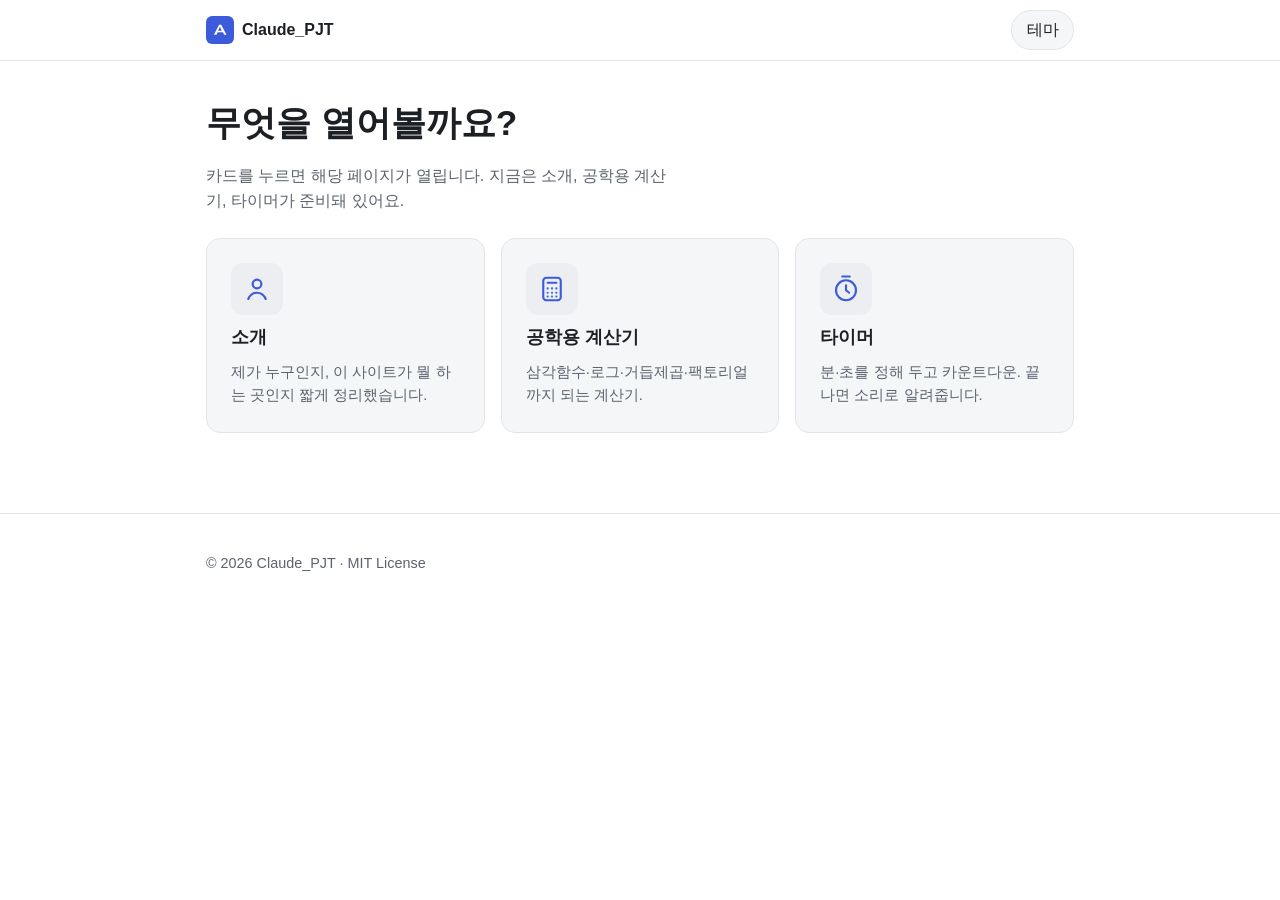
<file: index.html>
<!DOCTYPE html>
<html lang="ko">
<head>
  <meta charset="UTF-8" />
  <meta name="viewport" content="width=device-width, initial-scale=1.0" />
  <meta name="description" content="Eunsub Shim의 작은 웹 도구 모음 — 소개, 공학용 계산기, 타이머" />
  <meta name="color-scheme" content="light dark" />
  <title>Claude_PJT</title>

  <link rel="icon" type="image/svg+xml" href="./assets/favicon.svg" />
  <link rel="stylesheet" href="./css/styles.css" />
  <script>
    // 다크 모드 깜빡임 방지: 스타일시트 적용 전에 저장된 테마를 먼저 반영.
    try {
      var t = JSON.parse(localStorage.getItem("cpjt:theme"));
      if (t === "light" || t === "dark") document.documentElement.setAttribute("data-theme", t);
    } catch (e) {}
  </script>
</head>
<body>
  <header class="site-header">
    <div class="container site-header__inner">
      <a class="brand" href="./">
        <img class="brand__logo" src="./assets/favicon.svg" alt="" width="28" height="28" />
        <span class="brand__name">Claude_PJT</span>
      </a>
      <button id="theme-toggle" class="theme-toggle" type="button" aria-pressed="false">테마</button>
    </div>
  </header>

  <main class="container">
    <section class="intro">
      <h1>무엇을 열어볼까요?</h1>
      <p>카드를 누르면 해당 페이지가 열립니다. 지금은 소개, 공학용 계산기, 타이머가 준비돼 있어요.</p>
    </section>

    <nav class="card-grid" aria-label="바로가기">
      <a class="card" href="./about.html">
        <span class="card__icon">
          <svg viewBox="0 0 24 24" fill="none" stroke="currentColor" stroke-width="1.7" stroke-linecap="round" stroke-linejoin="round" aria-hidden="true">
            <circle cx="12" cy="8" r="3.5" />
            <path d="M5 20c1.5-3.5 4-5 7-5s5.5 1.5 7 5" />
          </svg>
        </span>
        <h2 class="card__title">소개</h2>
        <p class="card__desc">제가 누구인지, 이 사이트가 뭘 하는 곳인지 짧게 정리했습니다.</p>
      </a>

      <a class="card" href="./calculator.html">
        <span class="card__icon">
          <svg viewBox="0 0 24 24" fill="none" stroke="currentColor" stroke-width="1.7" stroke-linecap="round" stroke-linejoin="round" aria-hidden="true">
            <rect x="5" y="3" width="14" height="18" rx="2.5" />
            <path d="M8.5 7h7" />
            <path d="M8.5 11.5h.01M12 11.5h.01M15.5 11.5h.01M8.5 15h.01M12 15h.01M15.5 15h.01M8.5 18h.01M12 18h.01M15.5 18h.01" />
          </svg>
        </span>
        <h2 class="card__title">공학용 계산기</h2>
        <p class="card__desc">삼각함수·로그·거듭제곱·팩토리얼까지 되는 계산기.</p>
      </a>

      <a class="card" href="./timer.html">
        <span class="card__icon">
          <svg viewBox="0 0 24 24" fill="none" stroke="currentColor" stroke-width="1.7" stroke-linecap="round" stroke-linejoin="round" aria-hidden="true">
            <circle cx="12" cy="13" r="8" />
            <path d="M12 9v4l2.5 2M9 2h6" />
          </svg>
        </span>
        <h2 class="card__title">타이머</h2>
        <p class="card__desc">분·초를 정해 두고 카운트다운. 끝나면 소리로 알려줍니다.</p>
      </a>
    </nav>
  </main>

  <footer class="site-footer">
    <div class="container">
      <p>© <span id="year">2026</span> Claude_PJT · MIT License</p>
    </div>
  </footer>

  <script type="module" src="./js/main.js"></script>
</body>
</html>
</file>
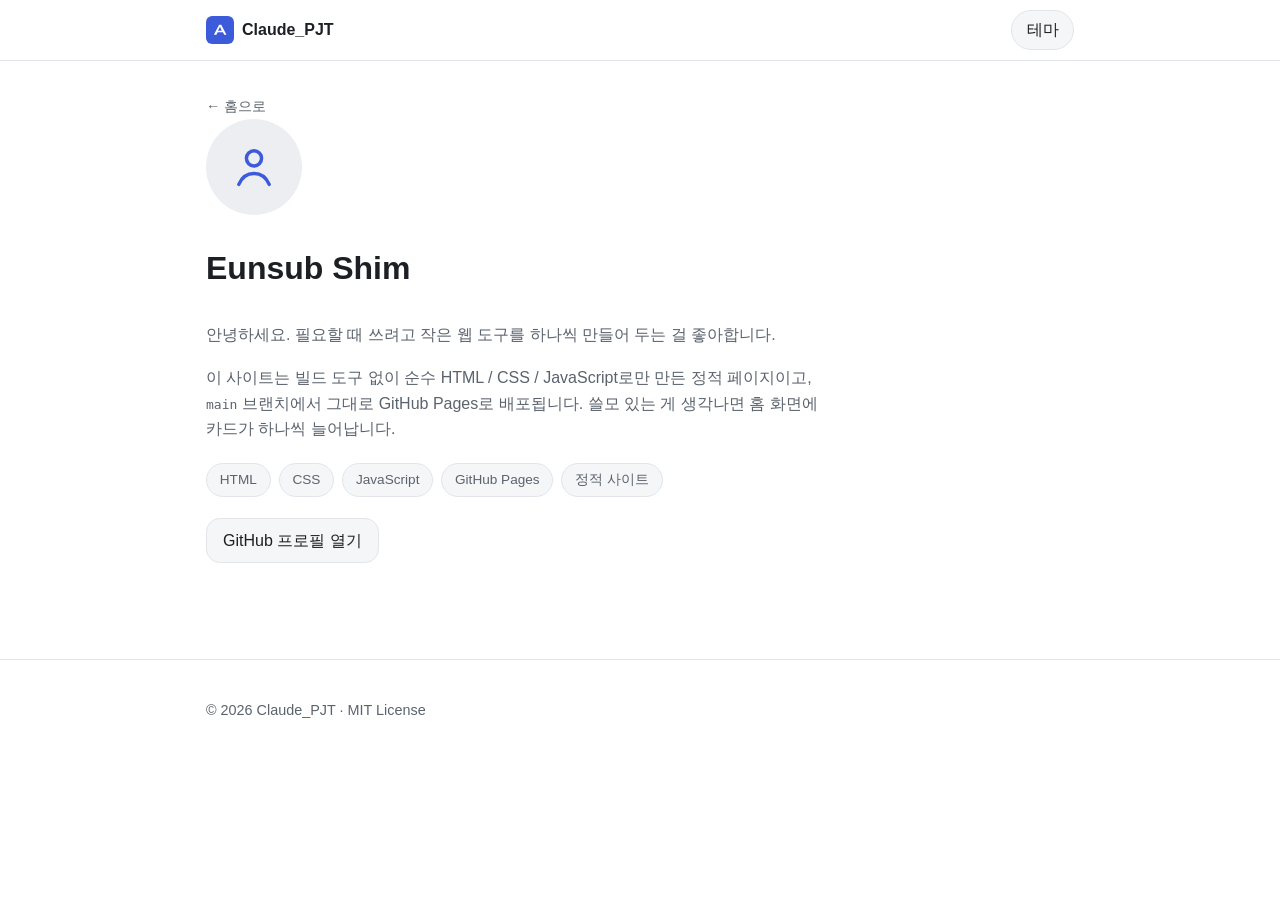
<file: about.html>
<!DOCTYPE html>
<html lang="ko">
<head>
  <meta charset="UTF-8" />
  <meta name="viewport" content="width=device-width, initial-scale=1.0" />
  <meta name="description" content="Eunsub Shim 소개" />
  <meta name="color-scheme" content="light dark" />
  <title>소개 · Claude_PJT</title>

  <link rel="icon" type="image/svg+xml" href="./assets/favicon.svg" />
  <link rel="stylesheet" href="./css/styles.css" />
  <script>
    try {
      var t = JSON.parse(localStorage.getItem("cpjt:theme"));
      if (t === "light" || t === "dark") document.documentElement.setAttribute("data-theme", t);
    } catch (e) {}
  </script>
</head>
<body>
  <header class="site-header">
    <div class="container site-header__inner">
      <a class="brand" href="./">
        <img class="brand__logo" src="./assets/favicon.svg" alt="" width="28" height="28" />
        <span class="brand__name">Claude_PJT</span>
      </a>
      <button id="theme-toggle" class="theme-toggle" type="button" aria-pressed="false">테마</button>
    </div>
  </header>

  <main class="container page">
    <a class="back-link" href="./">← 홈으로</a>

    <!-- 소개 문구는 이 파일에서 자유롭게 수정하세요. -->
    <div class="about">
      <div class="about__avatar">
        <svg viewBox="0 0 24 24" fill="none" stroke="currentColor" stroke-width="1.6" stroke-linecap="round" stroke-linejoin="round" aria-hidden="true">
          <circle cx="12" cy="8" r="3.5" />
          <path d="M5 20c1.5-3.5 4-5 7-5s5.5 1.5 7 5" />
        </svg>
      </div>

      <h1>Eunsub Shim</h1>

      <p>안녕하세요. 필요할 때 쓰려고 작은 웹 도구를 하나씩 만들어 두는 걸 좋아합니다.</p>
      <p>
        이 사이트는 빌드 도구 없이 순수 HTML / CSS / JavaScript로만 만든
        정적 페이지이고, <code>main</code> 브랜치에서 그대로 GitHub Pages로 배포됩니다.
        쓸모 있는 게 생각나면 홈 화면에 카드가 하나씩 늘어납니다.
      </p>

      <ul class="about__chips">
        <li>HTML</li>
        <li>CSS</li>
        <li>JavaScript</li>
        <li>GitHub Pages</li>
        <li>정적 사이트</li>
      </ul>

      <p>
        <a class="btn" href="https://github.com/SES-git-hub" target="_blank" rel="noopener">GitHub 프로필 열기</a>
      </p>
    </div>
  </main>

  <footer class="site-footer">
    <div class="container">
      <p>© <span id="year">2026</span> Claude_PJT · MIT License</p>
    </div>
  </footer>

  <script type="module" src="./js/main.js"></script>
</body>
</html>
</file>
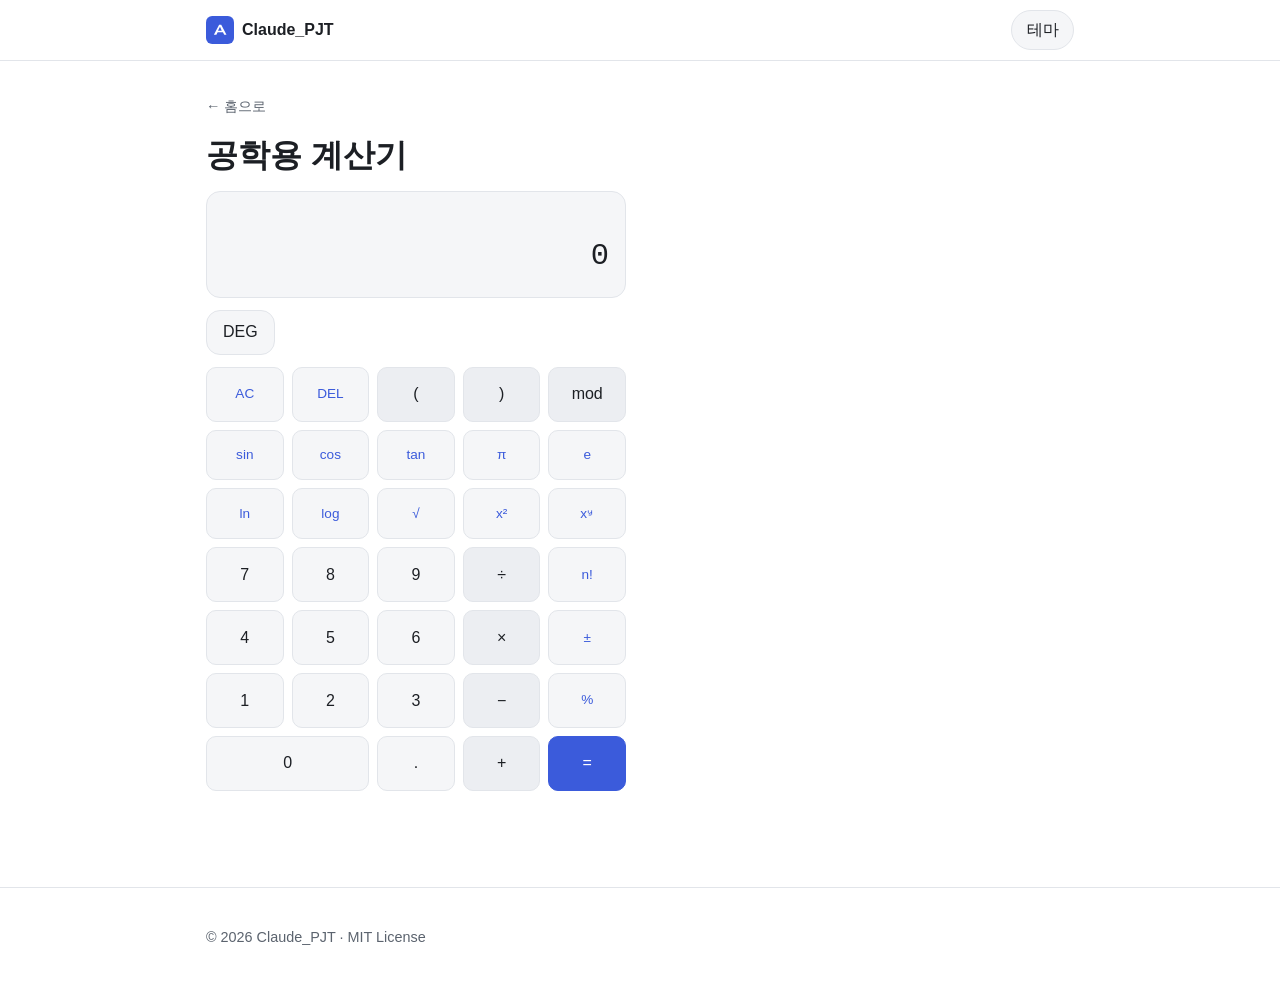
<file: calculator.html>
<!DOCTYPE html>
<html lang="ko">
<head>
  <meta charset="UTF-8" />
  <meta name="viewport" content="width=device-width, initial-scale=1.0" />
  <meta name="description" content="공학용 계산기 — 삼각함수, 로그, 거듭제곱, 팩토리얼" />
  <meta name="color-scheme" content="light dark" />
  <title>공학용 계산기 · Claude_PJT</title>

  <link rel="icon" type="image/svg+xml" href="./assets/favicon.svg" />
  <link rel="stylesheet" href="./css/styles.css" />
  <script>
    try {
      var t = JSON.parse(localStorage.getItem("cpjt:theme"));
      if (t === "light" || t === "dark") document.documentElement.setAttribute("data-theme", t);
    } catch (e) {}
  </script>
</head>
<body>
  <header class="site-header">
    <div class="container site-header__inner">
      <a class="brand" href="./">
        <img class="brand__logo" src="./assets/favicon.svg" alt="" width="28" height="28" />
        <span class="brand__name">Claude_PJT</span>
      </a>
      <button id="theme-toggle" class="theme-toggle" type="button" aria-pressed="false">테마</button>
    </div>
  </header>

  <main class="container page">
    <a class="back-link" href="./">← 홈으로</a>
    <h1>공학용 계산기</h1>

    <div class="calc" id="calc">
      <div class="calc__screen">
        <div class="calc__expr" id="calc-expr" aria-live="off">&nbsp;</div>
        <output class="calc__result" id="calc-result">0</output>
      </div>

      <div class="calc__modes">
        <button class="btn" id="calc-angle" type="button">DEG</button>
        <span class="calc__error" id="calc-error" role="status" aria-live="polite"></span>
      </div>

      <div class="calc__keys" id="calc-keys"><!-- 버튼은 calculator.js가 생성 --></div>
    </div>
  </main>

  <footer class="site-footer">
    <div class="container">
      <p>© <span id="year">2026</span> Claude_PJT · MIT License</p>
    </div>
  </footer>

  <script type="module" src="./js/calculator.js"></script>
</body>
</html>
</file>
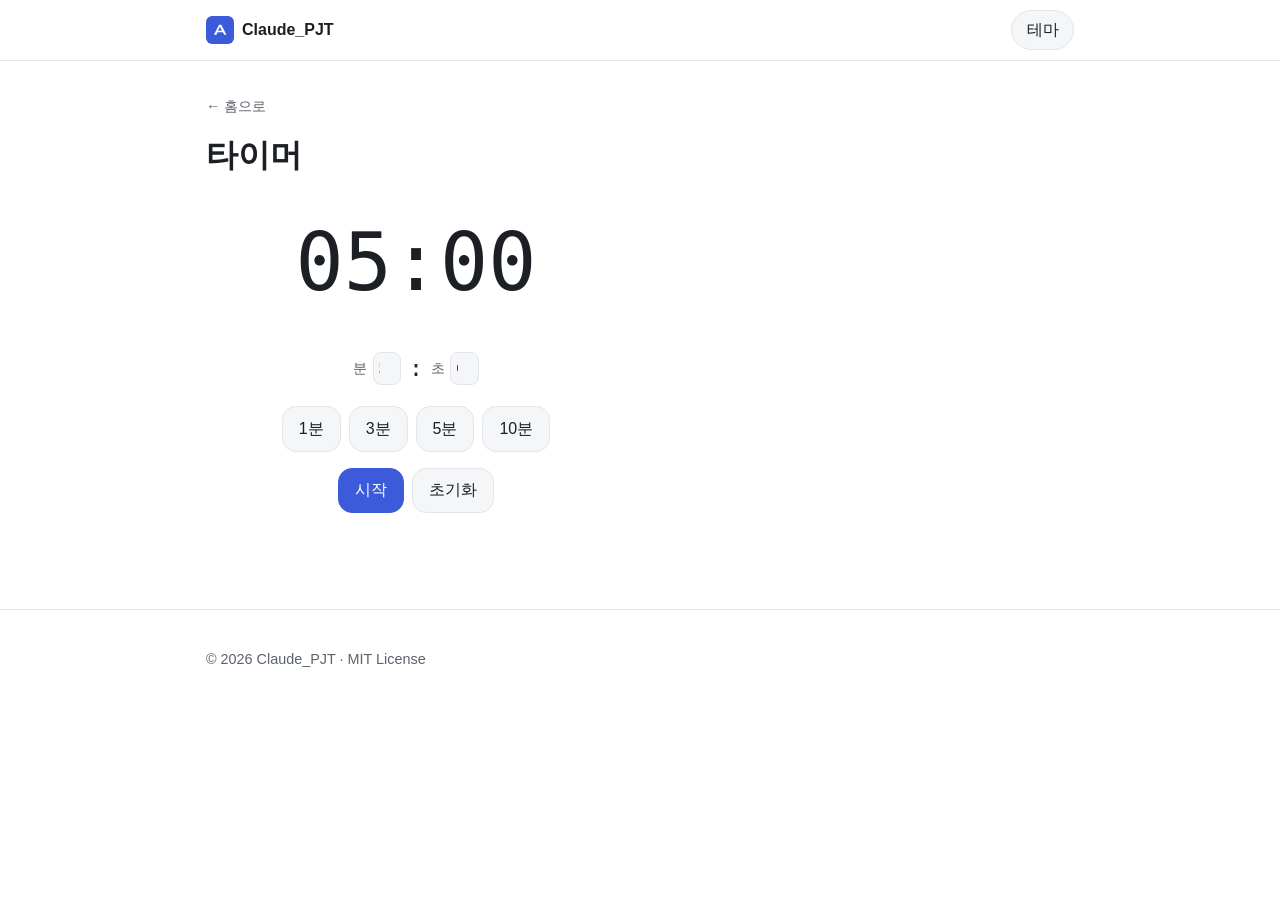
<file: timer.html>
<!DOCTYPE html>
<html lang="ko">
<head>
  <meta charset="UTF-8" />
  <meta name="viewport" content="width=device-width, initial-scale=1.0" />
  <meta name="description" content="간단한 카운트다운 타이머" />
  <meta name="color-scheme" content="light dark" />
  <title>타이머 · Claude_PJT</title>

  <link rel="icon" type="image/svg+xml" href="./assets/favicon.svg" />
  <link rel="stylesheet" href="./css/styles.css" />
  <script>
    try {
      var t = JSON.parse(localStorage.getItem("cpjt:theme"));
      if (t === "light" || t === "dark") document.documentElement.setAttribute("data-theme", t);
    } catch (e) {}
  </script>
</head>
<body>
  <header class="site-header">
    <div class="container site-header__inner">
      <a class="brand" href="./">
        <img class="brand__logo" src="./assets/favicon.svg" alt="" width="28" height="28" />
        <span class="brand__name">Claude_PJT</span>
      </a>
      <button id="theme-toggle" class="theme-toggle" type="button" aria-pressed="false">테마</button>
    </div>
  </header>

  <main class="container page">
    <a class="back-link" href="./">← 홈으로</a>
    <h1>타이머</h1>

    <div class="timer" id="timer">
      <div class="timer__display" id="timer-display" role="timer" aria-live="off">05:00</div>

      <div class="timer__inputs">
        <label>분 <input id="timer-min" type="number" min="0" max="999" value="5" inputmode="numeric" /></label>
        <span aria-hidden="true">:</span>
        <label>초 <input id="timer-sec" type="number" min="0" max="59" value="0" inputmode="numeric" /></label>
      </div>

      <div class="timer__presets" id="timer-presets">
        <button class="btn" type="button" data-min="1">1분</button>
        <button class="btn" type="button" data-min="3">3분</button>
        <button class="btn" type="button" data-min="5">5분</button>
        <button class="btn" type="button" data-min="10">10분</button>
      </div>

      <div class="timer__controls">
        <button class="btn btn--primary" id="timer-toggle" type="button">시작</button>
        <button class="btn" id="timer-reset" type="button">초기화</button>
      </div>
    </div>
  </main>

  <footer class="site-footer">
    <div class="container">
      <p>© <span id="year">2026</span> Claude_PJT · MIT License</p>
    </div>
  </footer>

  <script type="module" src="./js/timer.js"></script>
</body>
</html>
</file>
<file: css/styles.css>
/* =========================================================================
   Claude_PJT – card hub stylesheet
   Design tokens first, then layout, then components.
   ========================================================================= */

:root {
  --bg: #ffffff;
  --surface: #f5f6f8;
  --surface-2: #eceef2;
  --border: #e2e5ea;
  --text: #1c1f24;
  --text-muted: #5b636e;
  --accent: #3b5bdb;
  --accent-contrast: #ffffff;
  --danger: #c92a2a;

  --radius: 14px;
  --maxw: 900px;
  --space: 1rem;
  --font: -apple-system, BlinkMacSystemFont, "Segoe UI", Roboto, "Helvetica Neue",
    Arial, "Apple SD Gothic Neo", "Noto Sans KR", "Malgun Gothic", sans-serif;
  --mono: ui-monospace, SFMono-Regular, "SF Mono", Menlo, Consolas, monospace;
}

@media (prefers-color-scheme: dark) {
  :root:not([data-theme="light"]) {
    --bg: #14171c;
    --surface: #1c2027;
    --surface-2: #252b34;
    --border: #2b313b;
    --text: #e8eaed;
    --text-muted: #9aa3af;
    --accent: #748ffc;
    --accent-contrast: #0b0d10;
    --danger: #ff8787;
  }
}

:root[data-theme="dark"] {
  --bg: #14171c;
  --surface: #1c2027;
  --surface-2: #252b34;
  --border: #2b313b;
  --text: #e8eaed;
  --text-muted: #9aa3af;
  --accent: #748ffc;
  --accent-contrast: #0b0d10;
  --danger: #ff8787;
}

*,
*::before,
*::after {
  box-sizing: border-box;
}

html {
  scroll-behavior: smooth;
}

body {
  margin: 0;
  background: var(--bg);
  color: var(--text);
  font-family: var(--font);
  line-height: 1.6;
  -webkit-font-smoothing: antialiased;
}

h1, h2, h3 {
  line-height: 1.25;
  margin: 0 0 0.5em;
}

a {
  color: var(--accent);
}

/* ---------- layout ---------- */

.container {
  width: 100%;
  max-width: var(--maxw);
  margin-inline: auto;
  padding-inline: var(--space);
}

/* ---------- header ---------- */

.site-header {
  border-bottom: 1px solid var(--border);
  background: var(--bg);
}

.site-header__inner {
  display: flex;
  align-items: center;
  gap: 1rem;
  min-height: 60px;
}

.brand {
  display: inline-flex;
  align-items: center;
  gap: 0.5rem;
  font-weight: 700;
  text-decoration: none;
  color: var(--text);
}

.theme-toggle {
  margin-left: auto;
  border: 1px solid var(--border);
  background: var(--surface);
  color: var(--text);
  border-radius: 999px;
  padding: 0.4rem 0.9rem;
  cursor: pointer;
  font: inherit;
}
.theme-toggle:hover {
  border-color: var(--accent);
}

/* ---------- intro ---------- */

.intro {
  padding-block: 2.5rem 1.5rem;
}
.intro h1 {
  font-size: clamp(1.6rem, 4vw, 2.2rem);
}
.intro p {
  margin: 0;
  color: var(--text-muted);
  max-width: 52ch;
}

/* ---------- card grid ---------- */

.card-grid {
  display: grid;
  gap: 1rem;
  padding: 0 0 3rem;
  grid-template-columns: repeat(auto-fit, minmax(240px, 1fr));
}

.card {
  display: flex;
  flex-direction: column;
  gap: 0.75rem;
  border: 1px solid var(--border);
  background: var(--surface);
  border-radius: var(--radius);
  padding: 1.5rem;
  text-decoration: none;
  color: var(--text);
  transition: transform 0.15s ease, border-color 0.15s ease, box-shadow 0.15s ease;
}
.card:hover,
.card:focus-visible {
  transform: translateY(-4px);
  border-color: var(--accent);
  box-shadow: 0 10px 30px -12px rgba(0, 0, 0, 0.25);
  outline: none;
}

.card__icon {
  width: 52px;
  height: 52px;
  border-radius: 12px;
  display: grid;
  place-items: center;
  background: var(--surface-2);
  color: var(--accent);
}
.card__icon svg {
  width: 30px;
  height: 30px;
}

.card__title {
  font-size: 1.1rem;
  margin: 0;
}
.card__desc {
  margin: 0;
  color: var(--text-muted);
  font-size: 0.92rem;
}

/* ---------- sub-page shell ---------- */

.page {
  padding-block: 2rem 4rem;
}
.back-link {
  display: inline-flex;
  align-items: center;
  gap: 0.35rem;
  text-decoration: none;
  color: var(--text-muted);
  font-size: 0.9rem;
}
.back-link:hover {
  color: var(--text);
}
.page h1 {
  font-size: clamp(1.5rem, 3.5vw, 2rem);
  margin-top: 1rem;
}

/* ---------- buttons ---------- */

.btn {
  display: inline-flex;
  align-items: center;
  justify-content: center;
  gap: 0.4rem;
  border: 1px solid var(--border);
  background: var(--surface);
  color: var(--text);
  text-decoration: none;
  font: inherit;
  padding: 0.55rem 1rem;
  border-radius: var(--radius);
  cursor: pointer;
}
.btn:hover {
  border-color: var(--accent);
}
.btn--primary {
  background: var(--accent);
  border-color: var(--accent);
  color: var(--accent-contrast);
}

/* ---------- about ---------- */

.about {
  display: flex;
  flex-direction: column;
  gap: 1.1rem;
  max-width: 620px;
}
.about__avatar {
  width: 96px;
  height: 96px;
  border-radius: 50%;
  background: var(--surface-2);
  display: grid;
  place-items: center;
  color: var(--accent);
}
.about__avatar svg {
  width: 52px;
  height: 52px;
}
.about p {
  margin: 0;
  color: var(--text-muted);
}
.about__chips {
  display: flex;
  flex-wrap: wrap;
  gap: 0.5rem;
  list-style: none;
  padding: 0;
  margin: 0.25rem 0;
}
.about__chips li {
  border: 1px solid var(--border);
  background: var(--surface);
  border-radius: 999px;
  padding: 0.3rem 0.8rem;
  font-size: 0.85rem;
  color: var(--text-muted);
}

/* ---------- calculator ---------- */

.calc {
  max-width: 420px;
}
.calc__screen {
  background: var(--surface);
  border: 1px solid var(--border);
  border-radius: var(--radius);
  padding: 1rem;
  text-align: right;
  margin-bottom: 0.75rem;
  overflow: hidden;
}
.calc__expr {
  color: var(--text-muted);
  font-family: var(--mono);
  font-size: 0.95rem;
  min-height: 1.3em;
  word-break: break-all;
}
.calc__result {
  font-family: var(--mono);
  font-size: 1.9rem;
  word-break: break-all;
}
.calc__modes {
  display: flex;
  align-items: center;
  gap: 0.75rem;
  margin-bottom: 0.75rem;
}
.calc__error {
  color: var(--danger);
  font-size: 0.85rem;
}
.calc__keys {
  display: grid;
  grid-template-columns: repeat(5, 1fr);
  gap: 0.5rem;
}
.calc__keys button {
  font: inherit;
  padding: 0.85rem 0.4rem;
  border-radius: 10px;
  cursor: pointer;
  border: 1px solid var(--border);
  background: var(--surface);
  color: var(--text);
}
.calc__keys button:hover {
  border-color: var(--accent);
}
.calc__keys button:active {
  transform: translateY(1px);
}
.calc__keys .key--fn {
  color: var(--accent);
  font-size: 0.85rem;
}
.calc__keys .key--op {
  background: var(--surface-2);
}
.calc__keys .key--eq {
  background: var(--accent);
  border-color: var(--accent);
  color: var(--accent-contrast);
}
.calc__keys .key--wide {
  grid-column: span 2;
}

/* ---------- timer ---------- */

.timer {
  max-width: 420px;
  text-align: center;
}
.timer__display {
  font-family: var(--mono);
  font-size: clamp(3rem, 14vw, 5rem);
  font-variant-numeric: tabular-nums;
  margin: 1.5rem 0;
}
.timer.is-done .timer__display {
  color: var(--accent);
  animation: timer-blink 1s steps(1, end) infinite;
}
@keyframes timer-blink {
  50% {
    opacity: 0.25;
  }
}
.timer__inputs {
  display: inline-flex;
  align-items: center;
  gap: 0.5rem;
  font-family: var(--mono);
  font-size: 1.4rem;
}
.timer__inputs label {
  display: inline-flex;
  align-items: center;
  gap: 0.35rem;
  font-family: var(--font);
  font-size: 0.85rem;
  color: var(--text-muted);
}
.timer__inputs input {
  width: 3.5ch;
  font: inherit;
  font-family: var(--mono);
  text-align: center;
  padding: 0.3rem;
  border: 1px solid var(--border);
  border-radius: 8px;
  background: var(--surface);
  color: var(--text);
}
.timer__presets {
  display: flex;
  flex-wrap: wrap;
  gap: 0.5rem;
  justify-content: center;
  margin: 1.25rem 0 0;
}
.timer__controls {
  display: flex;
  gap: 0.5rem;
  justify-content: center;
  margin-top: 1rem;
}

/* ---------- footer ---------- */

.site-footer {
  border-top: 1px solid var(--border);
  color: var(--text-muted);
  font-size: 0.9rem;
  padding-block: 1.5rem;
  margin-top: 2rem;
}

/* ---------- motion ---------- */

@media (prefers-reduced-motion: reduce) {
  html {
    scroll-behavior: auto;
  }
  .card {
    transition: none;
  }
  .timer.is-done .timer__display {
    animation: none;
  }
}
</file>
